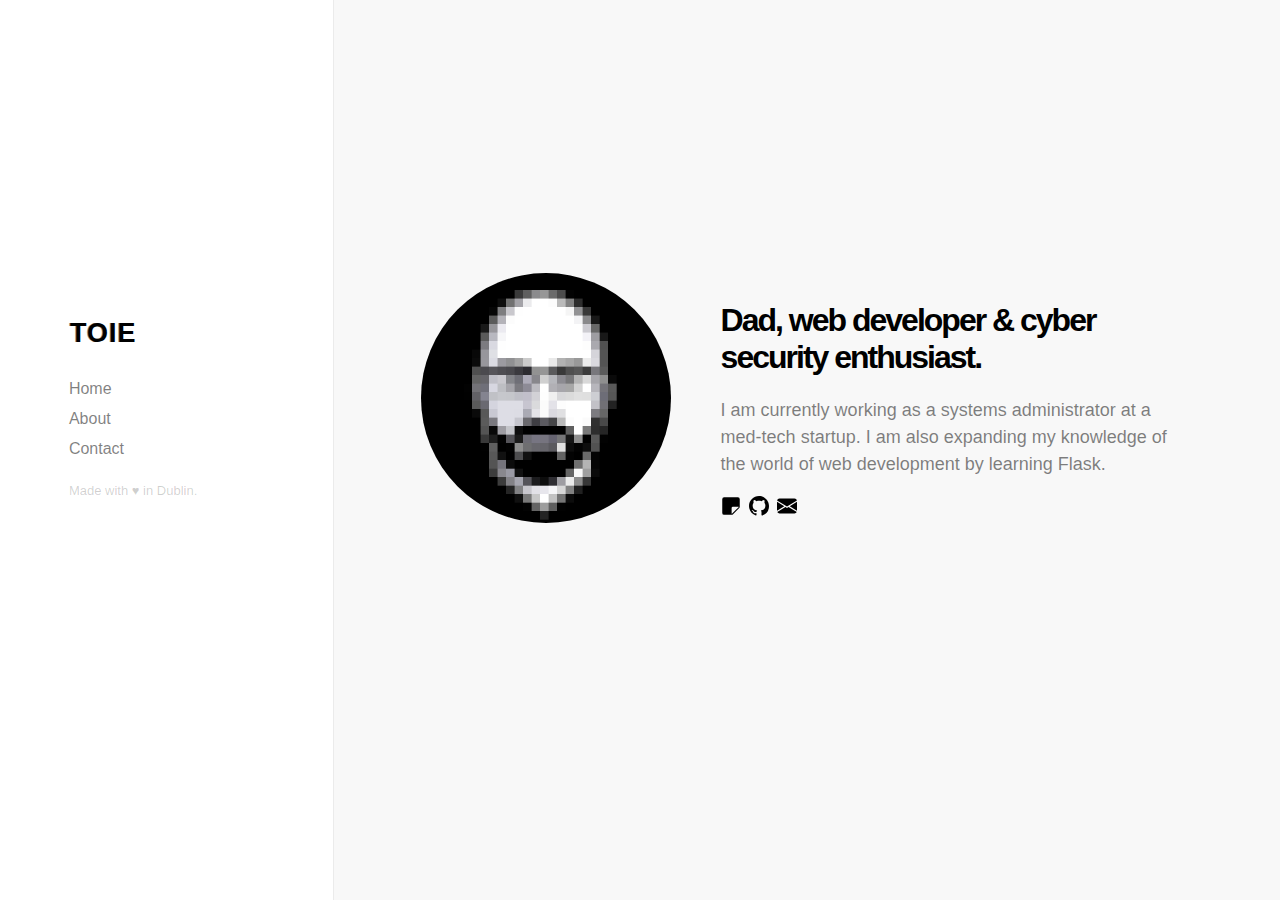
<file: index.html>
<!doctype html>
<html lang="en-UK">
  <head>
    <meta charset="utf-8" />
    <title>t-o.ie</title>
    <link rel="stylesheet" href="css/style.css" />
  </head>

  <body>
    <div class="nav">
      <div class="menu">
        <p class="menu-title">toie</p>
        <a href="index.html">Home</a><br>
        <a href="about.html">About</a><br>
        <a href="contact.html">Contact</a><br>

        <p class="copyright">Made with ♥ in Dublin.</p>
      </div>
    </div>

    <div class="content">


      <div class="avatar">
        <img src="img/avatar.png">
      </div>
      <div class="title">
        <h1>Dad, web developer & cyber security enthusiast.</h1>
        <p>I am currently working as a systems administrator at a med-tech startup.
        I am also expanding my knowledge of the world of web development by learning Flask.
        </p>

        <div class=icons>
            <div id="blog">
                <a href="https://blog.t-o.ie" class="blog" target="_blank">
                    <svg xmlns="http://www.w3.org/2000/svg" width="20" height="20" fill="#000" class="bi bi-sticky-fill" viewBox="0 0 16 16">
                      <path d="M2.5 1A1.5 1.5 0 0 0 1 2.5v11A1.5 1.5 0 0 0 2.5 15h6.086a1.5 1.5 0 0 0 1.06-.44l4.915-4.914A1.5 1.5 0 0 0 15 8.586V2.5A1.5 1.5 0 0 0 13.5 1h-11zm6 8.5a1 1 0 0 1 1-1h4.396a.25.25 0 0 1 .177.427l-5.146 5.146a.25.25 0 0 1-.427-.177V9.5z"/>
                    </svg></a>
                <div class="blog-hide">ramblings</div> 
            </div>
            &ensp;
            <div id=gh>
                <a href="https://github.com/to-ie" class="github" target="_blank">
                    <svg xmlns="http://www.w3.org/2000/svg" width="20" height="20" fill="#000"  viewBox="0 0 16 16">
                    <path d="M8 0C3.58 0 0 3.58 0 8c0 3.54 2.29 6.53 5.47 7.59.4.07.55-.17.55-.38 0-.19-.01-.82-.01-1.49-2.01.37-2.53-.49-2.69-.94-.09-.23-.48-.94-.82-1.13-.28-.15-.68-.52-.01-.53.63-.01 1.08.58 1.23.82.72 1.21 1.87.87 2.33.66.07-.52.28-.87.51-1.07-1.78-.2-3.64-.89-3.64-3.95 0-.87.31-1.59.82-2.15-.08-.2-.36-1.02.08-2.12 0 0 .67-.21 2.2.82.64-.18 1.32-.27 2-.27.68 0 1.36.09 2 .27 1.53-1.04 2.2-.82 2.2-.82.44 1.1.16 1.92.08 2.12.51.56.82 1.27.82 2.15 0 3.07-1.87 3.75-3.65 3.95.29.25.54.73.54 1.48 0 1.07-.01 1.93-.01 2.2 0 .21.15.46.55.38A8.012 8.012 0 0 0 16 8c0-4.42-3.58-8-8-8z"/></svg></a> 
                <div class="github-hide">github.com/to-ie</div> 
            </div>   
            &ensp;
            <div id="mail">
                <a href="mailto:hello@t-o.ie" class="envelope" target="_blank">
                    <svg xmlns="http://www.w3.org/2000/svg" width="20" height="20" fill="#000" viewBox="0 0 16 16">
                    <path d="M.05 3.555A2 2 0 0 1 2 2h12a2 2 0 0 1 1.95 1.555L8 8.414.05 3.555ZM0 4.697v7.104l5.803-3.558L0 4.697ZM6.761 8.83l-6.57 4.027A2 2 0 0 0 2 14h12a2 2 0 0 0 1.808-1.144l-6.57-4.027L8 9.586l-1.239-.757Zm3.436-.586L16 11.801V4.697l-5.803 3.546Z"/>
                    </svg></a>
                <div class="envelope-hide">hello@t-o.ie</div> 
            </div>
        </div>

      </div>
    
    </div>


  </body>
</html>
</file>
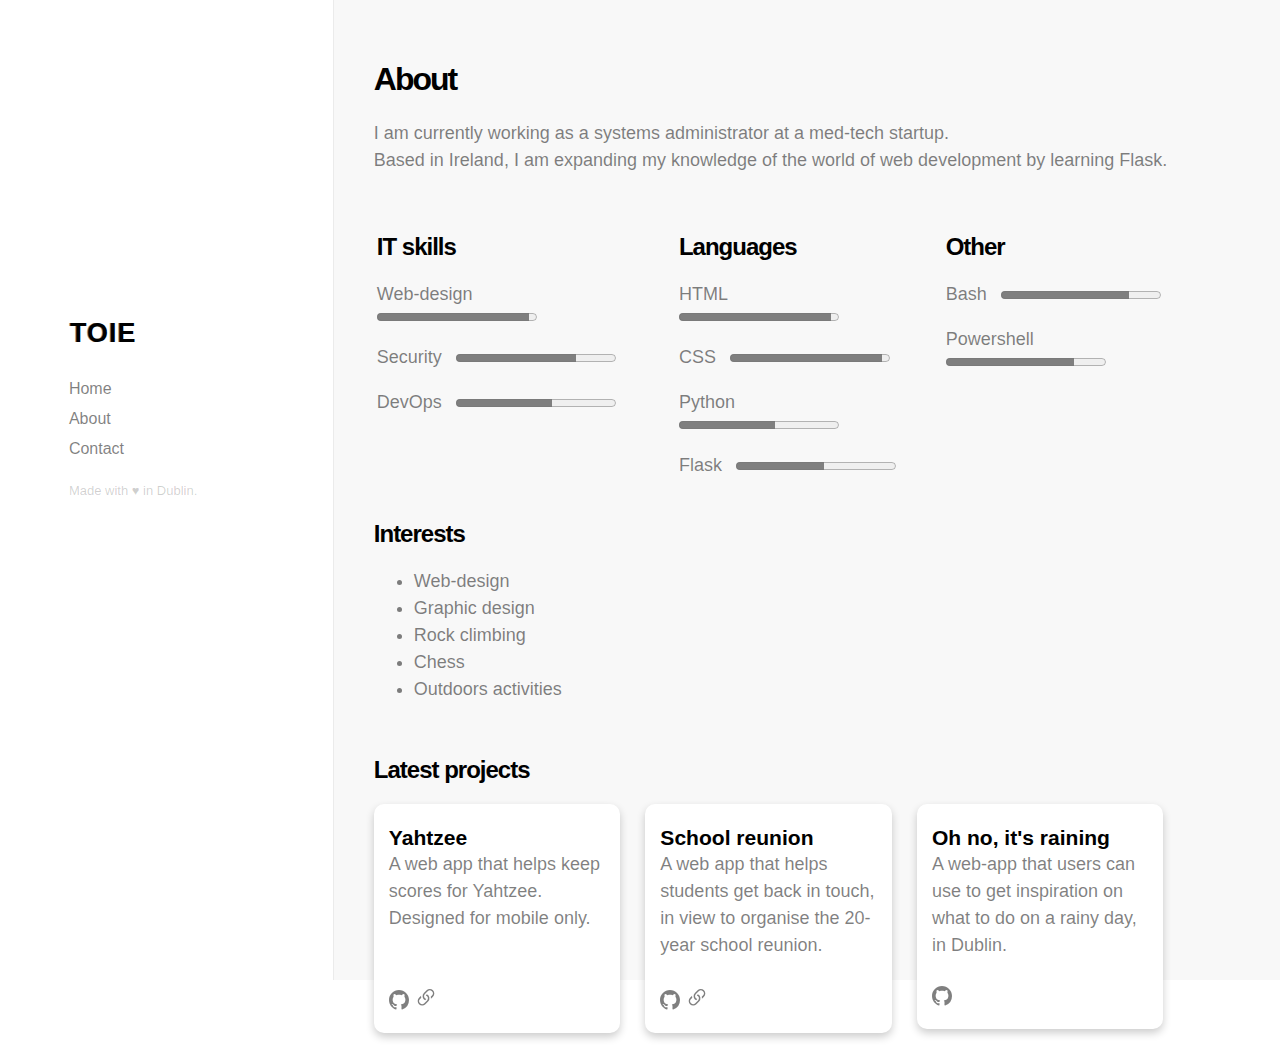
<file: about.html>
<!doctype html>
<html lang="en-UK">
  <head>
    <meta charset="utf-8" />
    <title>t-o.ie</title>
    <link rel="stylesheet" href="css/style.css" />
  </head>

  <body>
    <div class="nav">
      <div class="menu">
        <p class="menu-title">toie</p>
        <a href="index.html">Home</a><br>
        <a href="about.html">About</a><br>
        <a href="contact.html">Contact</a><br>

        <p class="copyright">Made with ♥ in Dublin.</p>
      </div>
    </div>

    <div class="about">
        <h1>About</h1>
        <p>I am currently working as a systems administrator at a med-tech startup. <br>
        Based in Ireland, I am expanding my knowledge of the world of web development by learning Flask. </p>
        <br>

        <table class="tg">
        <tbody>
          <tr>
            <td>
              <h2>IT skills</h2>
              <label for="file">Web-design</label>
              <progress id="file" max="100" value="95"> </progress><br><br>
              <label for="file">Security</label>
              <progress id="file" max="100" value="75"> </progress><br><br>
              <label for="file">DevOps</label>
              <progress id="file" max="100" value="60"> </progress><br><br>
            </td>
            <td>
              <h2>Languages</h2>
              <label for="file">HTML</label>
              <progress id="file" max="100" value="95"> </progress><br><br>
              <label for="file">CSS</label>
              <progress id="file" max="100" value="95"> </progress><br><br>
              <label for="file">Python</label>
              <progress id="file" max="100" value="60"> </progress><br><br>
              <label for="file">Flask</label>
              <progress id="file" max="100" value="55"> </progress><br><br>
            </td>
            <td>
              <h2>Other</h2>
              <label for="file">Bash</label>
              <progress id="file" max="100" value="80"> </progress><br><br>
              <label for="file">Powershell</label>
              <progress id="file" max="100" value="80"> </progress><br><br>
            </td>
          </tr>
        </tbody>
        </table>
        <h2>Interests</h2>
         <ul>
          <li>Web-design</li>
          <li>Graphic design</li>
          <li>Rock climbing </li>
          <li>Chess</li>
          <li>Outdoors activities</li>
        </ul> 
        <br>
        <h2>Latest projects</h2>

        <div class="card">
          <h3>Yahtzee</h3>
          A web app that helps keep scores for Yahtzee. Designed for mobile only.<br><br><br>
          <a href="https://github.com/to-ie/yatzee" class="github" target="_blank">
                  <svg xmlns="http://www.w3.org/2000/svg" width="20" height="20" fill="#00000080"  viewBox="0 0 16 16">
                  <path d="M8 0C3.58 0 0 3.58 0 8c0 3.54 2.29 6.53 5.47 7.59.4.07.55-.17.55-.38 0-.19-.01-.82-.01-1.49-2.01.37-2.53-.49-2.69-.94-.09-.23-.48-.94-.82-1.13-.28-.15-.68-.52-.01-.53.63-.01 1.08.58 1.23.82.72 1.21 1.87.87 2.33.66.07-.52.28-.87.51-1.07-1.78-.2-3.64-.89-3.64-3.95 0-.87.31-1.59.82-2.15-.08-.2-.36-1.02.08-2.12 0 0 .67-.21 2.2.82.64-.18 1.32-.27 2-.27.68 0 1.36.09 2 .27 1.53-1.04 2.2-.82 2.2-.82.44 1.1.16 1.92.08 2.12.51.56.82 1.27.82 2.15 0 3.07-1.87 3.75-3.65 3.95.29.25.54.73.54 1.48 0 1.07-.01 1.93-.01 2.2 0 .21.15.46.55.38A8.012 8.012 0 0 0 16 8c0-4.42-3.58-8-8-8z"/></svg></a> 

          <a href="https://yahtzee.pythonanywhere.com/" class="linkicon" target="_blank">
            <svg xmlns="http://www.w3.org/2000/svg" width="24" height="24" fill="#00000080" class="bi bi-link-45deg" viewBox="0 0 16 16">
            <path d="M4.715 6.542 3.343 7.914a3 3 0 1 0 4.243 4.243l1.828-1.829A3 3 0 0 0 8.586 5.5L8 6.086a1.002 1.002 0 0 0-.154.199 2 2 0 0 1 .861 3.337L6.88 11.45a2 2 0 1 1-2.83-2.83l.793-.792a4.018 4.018 0 0 1-.128-1.287z"/>
            <path d="M6.586 4.672A3 3 0 0 0 7.414 9.5l.775-.776a2 2 0 0 1-.896-3.346L9.12 3.55a2 2 0 1 1 2.83 2.83l-.793.792c.112.42.155.855.128 1.287l1.372-1.372a3 3 0 1 0-4.243-4.243L6.586 4.672z"/></svg></a>
        </div>

        <div class="card">
          <h3>School reunion</h3>
          A web app that helps students get back in touch, in view to organise the 20-year school reunion.<br><br>
          <a href="https://github.com/to-ie/eeb2-reunion" class="github" target="_blank">
                  <svg xmlns="http://www.w3.org/2000/svg" width="20" height="20" fill="#00000080"  viewBox="0 0 16 16">
                  <path d="M8 0C3.58 0 0 3.58 0 8c0 3.54 2.29 6.53 5.47 7.59.4.07.55-.17.55-.38 0-.19-.01-.82-.01-1.49-2.01.37-2.53-.49-2.69-.94-.09-.23-.48-.94-.82-1.13-.28-.15-.68-.52-.01-.53.63-.01 1.08.58 1.23.82.72 1.21 1.87.87 2.33.66.07-.52.28-.87.51-1.07-1.78-.2-3.64-.89-3.64-3.95 0-.87.31-1.59.82-2.15-.08-.2-.36-1.02.08-2.12 0 0 .67-.21 2.2.82.64-.18 1.32-.27 2-.27.68 0 1.36.09 2 .27 1.53-1.04 2.2-.82 2.2-.82.44 1.1.16 1.92.08 2.12.51.56.82 1.27.82 2.15 0 3.07-1.87 3.75-3.65 3.95.29.25.54.73.54 1.48 0 1.07-.01 1.93-.01 2.2 0 .21.15.46.55.38A8.012 8.012 0 0 0 16 8c0-4.42-3.58-8-8-8z"/></svg></a> 

          <a href="https://eeb2.t-o.ie//" class="linkicon" target="_blank">
            <svg xmlns="http://www.w3.org/2000/svg" width="24" height="24" fill="#00000080" class="bi bi-link-45deg" viewBox="0 0 16 16">
            <path d="M4.715 6.542 3.343 7.914a3 3 0 1 0 4.243 4.243l1.828-1.829A3 3 0 0 0 8.586 5.5L8 6.086a1.002 1.002 0 0 0-.154.199 2 2 0 0 1 .861 3.337L6.88 11.45a2 2 0 1 1-2.83-2.83l.793-.792a4.018 4.018 0 0 1-.128-1.287z"/>
            <path d="M6.586 4.672A3 3 0 0 0 7.414 9.5l.775-.776a2 2 0 0 1-.896-3.346L9.12 3.55a2 2 0 1 1 2.83 2.83l-.793.792c.112.42.155.855.128 1.287l1.372-1.372a3 3 0 1 0-4.243-4.243L6.586 4.672z"/></svg></a>
        </div>

        <div class="card">
          <h3>Oh no, it's raining</h3>
          A web-app that users can use to get inspiration on what to do on a rainy day, in Dublin.<br><br>
          <a href="https://github.com/to-ie/oh-no-it-s-raining" class="github" target="_blank">
                  <svg xmlns="http://www.w3.org/2000/svg" width="20" height="20" fill="#00000080"  viewBox="0 0 16 16">
                  <path d="M8 0C3.58 0 0 3.58 0 8c0 3.54 2.29 6.53 5.47 7.59.4.07.55-.17.55-.38 0-.19-.01-.82-.01-1.49-2.01.37-2.53-.49-2.69-.94-.09-.23-.48-.94-.82-1.13-.28-.15-.68-.52-.01-.53.63-.01 1.08.58 1.23.82.72 1.21 1.87.87 2.33.66.07-.52.28-.87.51-1.07-1.78-.2-3.64-.89-3.64-3.95 0-.87.31-1.59.82-2.15-.08-.2-.36-1.02.08-2.12 0 0 .67-.21 2.2.82.64-.18 1.32-.27 2-.27.68 0 1.36.09 2 .27 1.53-1.04 2.2-.82 2.2-.82.44 1.1.16 1.92.08 2.12.51.56.82 1.27.82 2.15 0 3.07-1.87 3.75-3.65 3.95.29.25.54.73.54 1.48 0 1.07-.01 1.93-.01 2.2 0 .21.15.46.55.38A8.012 8.012 0 0 0 16 8c0-4.42-3.58-8-8-8z"/></svg></a> 
        </div>

        <br class="clear">
    </div>
  </body>
</html>
</file>
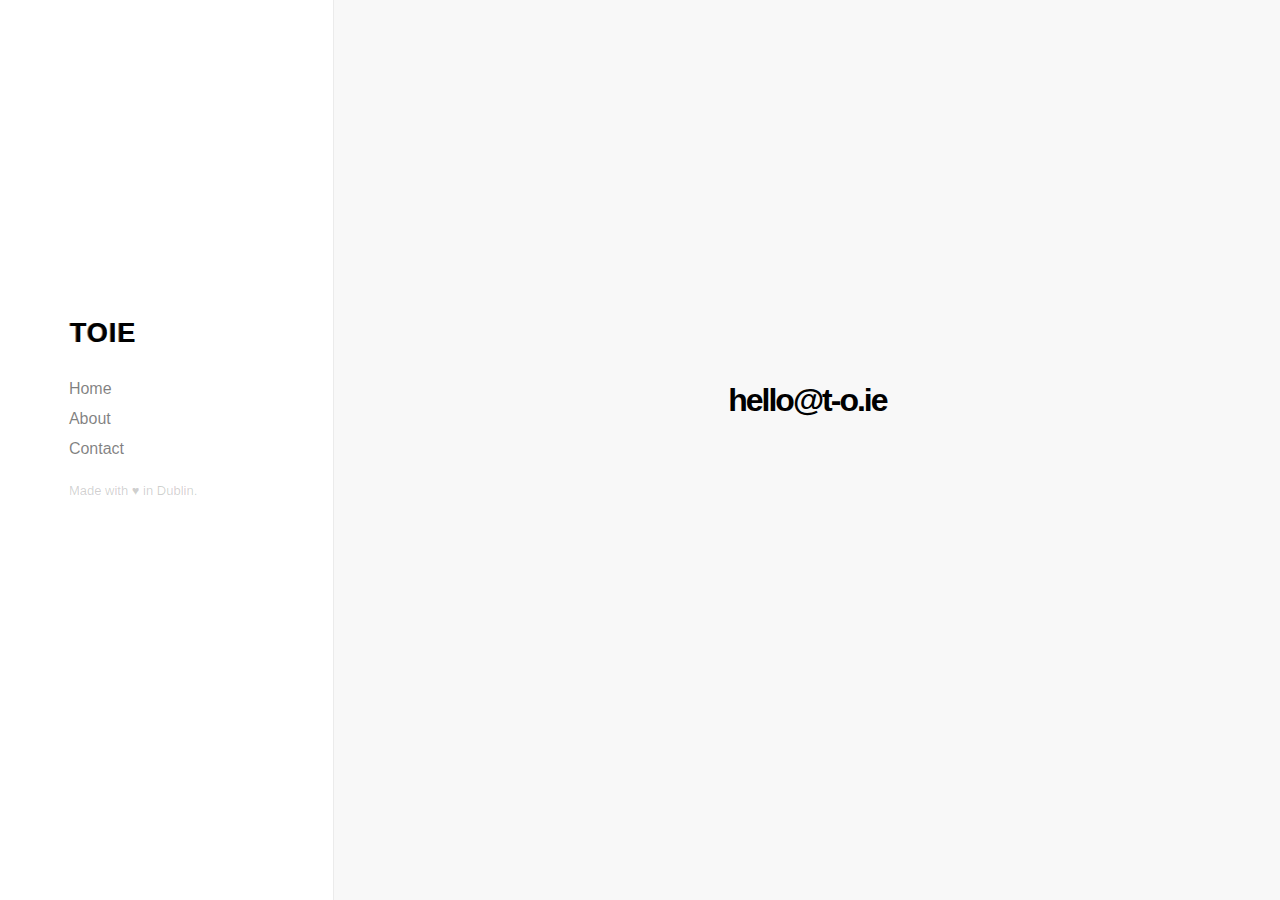
<file: contact.html>
<!doctype html>
<html lang="en-UK">
  <head>
    <meta charset="utf-8" />
    <title>t-o.ie</title>
    <link rel="stylesheet" href="css/style.css" />
  </head>

  <body>
    <div class="nav">
      <div class="menu">
        <p class="menu-title">toie</p>
        <a href="index.html">Home</a><br>
        <a href="about.html">About</a><br>
        <a href="contact.html">Contact</a><br>

        <p class="copyright">Made with ♥ in Dublin.</p>
      </div>
    </div>

    <div class="content">
      <div class="titlecontact">
        <h1>hello@t-o.ie</h1>
      </div>
    
    </div>


  </body>
</html>
</file>
<file: css/style.css>
body, html {
      height: 100%;
    /*  overflow: hidden;*/
      margin: 0;
      font-family: Arial;
      font-size: 16px;
    }
    p, li{
        font-size: 18px;
        color: #00000080;
        line-height: 27px;
    }

    h1{
        letter-spacing: -2px;
    }

    h2{
        letter-spacing: -1px;

    }

    .menu-title{
        font-weight: 900;
        font-size: 27px;
        text-transform: uppercase;
        text-shadow: 1px 0 #000;
        letter-spacing:1px;
    }

    .nav{
        height: 100%;
        float: left;
        width: 26%;
        background-color: #FFF;
        position: relative;

    }

    .menu{
        position: absolute;
        top: 45%;
        left: 40%;
        transform: translate(-50%, -50%);
    }

    .menu a{
        text-decoration: none;
        color: #00000080;
        line-height: 30px;
    }

    .menu a:hover{
        color: #000000;
    }

    .copyright{
        color: #00000030;
        font-weight: 100;
        font-size: 13px;
    }


    .content{
        height: 100%;
        width: 74%;
        left: 26%;
        background-color: #f8f8f8;
        float: left;
        position: absolute;
        border-left-style: solid;
        border-left-width: 1px;
        border-left-color: #ebebeb;
        display: flex;
        align-items: center;
        justify-content: center;

    }   


    .avatar img{
        width: 250px;
        border-radius: 50%;
        margin-right: 50px;
        margin-top: -100px;
    }

    .title {
        margin-top: -100px;
        width: 50%;
    }

    .icons{
        display: flex;
    }

    .icons a{
        color: #000;
    }

    .hovertext:before {
        content: attr(data-hover);
        visibility: hidden;
        opacity: 0;
        width: max-content;
        background-color: black;
        color: #fff;
        text-align: center;
        border-radius: 5px;
        padding: 5px 5px;
        transition: opacity 1s ease-in-out;

        position: absolute;
        z-index: 1;
        left: 0;
        top: 110%;
    }

    .github-hide {
        display: none;
    }

    .github:hover + .github-hide {
        font-size: 14px;
        background: #000;
        color: #f5f5f5;
        padding: 3px 7px;
        border-radius: 7px;
        display: block;
        width: max-content;
        position: absolute;
        margin-left: -34px;
    }

    .envelope-hide {
        display: none;
    }

    .envelope:hover + .envelope-hide {
        font-size: 14px;
        background: #000;
        color: #f5f5f5;
        padding: 3px 7px;
        border-radius: 7px;
        display: block;
        width: max-content;
        position: absolute;
        margin-left: -64px;
    }


    .blog-hide {
        display: none;
    }

    .blog:hover + .blog-hide {
        font-size: 14px;
        background: #000;
        color: #f5f5f5;
        padding: 3px 7px;
        border-radius: 7px;
        display: block;
        width: max-content;
        position: absolute;
    }


    .about{
        height: 100%;
/*        width: 74%;*/
        left: 26%;
        background-color: #f8f8f8;
/*        float: left;*/
/*        position: absolute;*/
        border-left-style: solid;
        border-left-width: 1px;
        border-left-color: #ebebeb;
        display: flow-root;
/*        align-items: center;*/
/*        justify-content: center;*/
        padding: 40px;

    }   

label {
        padding-right: 10px;
        font-size: 18px;
        color: #00000080;
        line-height: 27px;
    }

progress { 
    accent-color: #00000080; 
    margin-right: 40px;
}


td{
    vertical-align: top;
    overflow:hidden;
    word-break:normal;
}



.card{
    background-color: #FFF;
    box-shadow: 0 4px 8px 0 rgba(0,0,0,0.2);
    width: 25%;
    padding: 15px;
    border-radius: 10px;
    color: #00000080;
    line-height: 27px;
    font-size: 18px;
    float: left;
    margin-right: 25px;
    margin-bottom: 25px;

}

.card h3{
    color: #000;
    margin-top: 5px;
    margin-bottom: 0;
}

.linkicon{
    margin-top: 5px;
}

.clear{
    clear: both;
}

.titlecontact{
    margin-top: -100px;

}


@media screen and (max-width: 767px) {
    .tg {width: auto !important;}
    .tg col {width: auto !important;}
    .tg-wrap {overflow-x: auto;-webkit-overflow-scrolling: touch;}
    .nav{ display:none }
}
</file>
